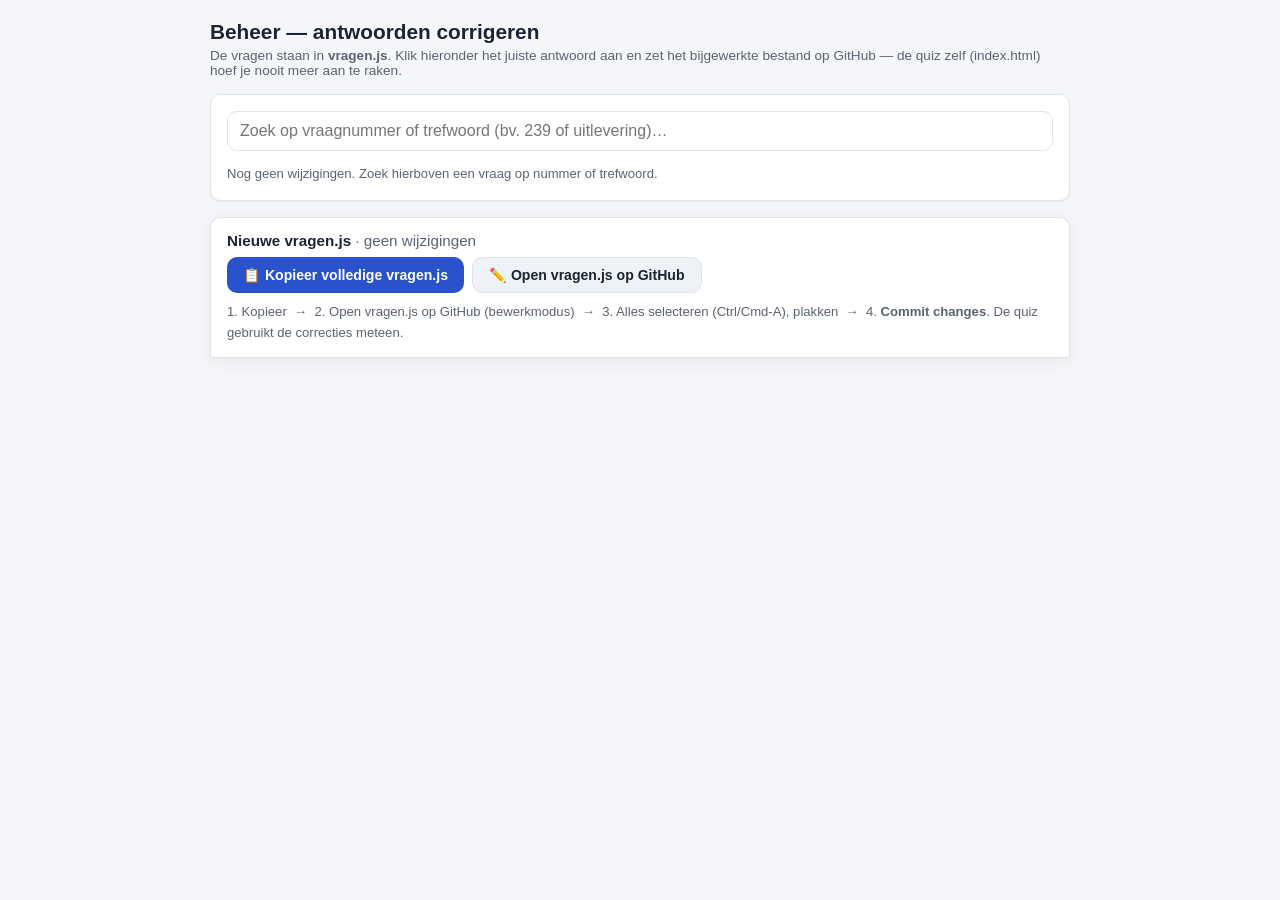
<file: beheer.html>
<!DOCTYPE html>
<html lang="nl">
<head>
<meta charset="UTF-8">
<meta name="viewport" content="width=device-width, initial-scale=1.0">
<title>Beheer — Strafvordering Quiz</title>
<style>
* { box-sizing: border-box; margin: 0; padding: 0; }
:root{
  --accent: #2952cc; --accent-dark: #1d3a99;
  --accent-soft: rgba(41,82,204,.08); --accent-soft-2: rgba(41,82,204,.16);
  --bg: #f4f6f9; --surface: #fff; --surface2: #eef1f6;
  --border: #dfe3ea; --text: #1c2433; --text-muted: #5b6472;
  --correct: #16803d; --correct-soft: rgba(22,128,61,.09);
  --wrong: #c0272d; --radius: 10px;
  --shadow-sm: 0 1px 2px rgba(16,24,40,.05); --shadow-md: 0 4px 16px rgba(16,24,40,.06);
}
body{ font-family:'Inter',-apple-system,BlinkMacSystemFont,'Segoe UI',sans-serif; background:var(--bg); color:var(--text); }
.wrap{ max-width:900px; margin:0 auto; padding:20px; }
h1{ font-size:1.3rem; margin-bottom:4px; }
.sub{ color:var(--text-muted); font-size:.85rem; margin-bottom:16px; }
.panel{ background:var(--surface); border:1px solid var(--border); border-radius:var(--radius); box-shadow:var(--shadow-sm); padding:16px; margin-bottom:16px; }
.searchbar{ display:flex; gap:8px; margin-bottom:12px; }
.searchbar input{ flex:1; padding:10px 12px; border:1px solid var(--border); border-radius:var(--radius); font:inherit; }
.qcard{ border:1px solid var(--border); border-radius:var(--radius); padding:14px; margin-bottom:12px; background:var(--surface); }
.qcard.gewijzigd{ border-color:var(--accent); background:var(--accent-soft); }
.qnum{ font-weight:700; color:var(--accent); font-size:.85rem; margin-bottom:6px; }
.qtext{ font-size:.95rem; margin-bottom:10px; }
.optrow{ display:flex; align-items:flex-start; gap:8px; padding:7px 10px; border-radius:8px; cursor:pointer; font-size:.9rem; }
.optrow:hover{ background:var(--surface2); }
.optrow.huidig{ font-weight:600; }
.optrow input{ margin-top:2px; }
.tag{ font-size:.7rem; padding:1px 7px; border-radius:99px; background:var(--correct-soft); color:var(--correct); border:1px solid var(--correct); margin-left:6px; white-space:nowrap; }
.tag.nieuw{ background:var(--accent-soft-2); color:var(--accent-dark); border-color:var(--accent); }
.uitleg-btn{ background:none; border:none; color:var(--accent); font-size:.8rem; cursor:pointer; margin-top:6px; padding:0; }
.uitleg-veld{ width:100%; margin-top:8px; padding:8px 10px; border:1px solid var(--border); border-radius:8px; font:inherit; font-size:.85rem; min-height:60px; display:none; }
.sticky-out{ position:sticky; bottom:0; background:var(--surface); border:1px solid var(--border); border-radius:var(--radius) var(--radius) 0 0; box-shadow:var(--shadow-md); padding:14px 16px; }
.sticky-out h2{ font-size:.95rem; margin-bottom:8px; }
.sticky-out .cnt{ color:var(--text-muted); font-weight:400; }
.btnrow{ display:flex; gap:8px; flex-wrap:wrap; }
.btn{ padding:9px 16px; border-radius:var(--radius); border:none; font:inherit; font-size:.88rem; font-weight:600; cursor:pointer; text-decoration:none; display:inline-block; }
.btn-primary{ background:var(--accent); color:#fff; }
.btn-primary:hover{ background:var(--accent-dark); }
.btn-ghost{ background:var(--surface2); color:var(--text); border:1px solid var(--border); }
.msg{ padding:12px; border-radius:var(--radius); background:var(--accent-soft); border:1px solid var(--accent); font-size:.88rem; margin-bottom:14px; }
.err{ background:rgba(192,39,45,.08); border-color:var(--wrong); color:var(--wrong); }
a{ color:var(--accent); }
.stappen{ font-size:.82rem; color:var(--text-muted); line-height:1.6; }
</style>
</head>
<body>
<div class="wrap">
  <h1>Beheer — antwoorden corrigeren</h1>
  <div class="sub">De vragen staan in <b>vragen.js</b>. Klik hieronder het juiste antwoord aan en zet het bijgewerkte bestand op GitHub — de quiz zelf (index.html) hoef je nooit meer aan te raken.</div>

  <div id="status" class="msg">Vragen laden…</div>

  <div class="panel" id="zoekpaneel" style="display:none">
    <div class="searchbar">
      <input type="text" id="zoek" placeholder="Zoek op vraagnummer of trefwoord (bv. 239 of uitlevering)…" oninput="renderLijst()">
    </div>
    <div id="lijst"></div>
  </div>

  <div class="sticky-out" id="uitvoer" style="display:none">
    <h2>Nieuwe vragen.js <span class="cnt" id="telling"></span></h2>
    <div class="btnrow">
      <button class="btn btn-primary" onclick="kopieer(this)">📋 Kopieer volledige vragen.js</button>
      <a class="btn btn-ghost" id="ghlink" href="#" target="_blank">✏️ Open vragen.js op GitHub</a>
    </div>
    <div class="stappen" style="margin-top:8px">
      1. Kopieer &nbsp;→&nbsp; 2. Open vragen.js op GitHub (bewerkmodus) &nbsp;→&nbsp; 3. Alles selecteren (Ctrl/Cmd-A), plakken &nbsp;→&nbsp; 4. <b>Commit changes</b>. De quiz gebruikt de correcties meteen.
    </div>
  </div>
</div>

<script>
const REPO = "stijnsamyn/SV-QUIZ";
let VRAGEN = [];        // geladen uit vragen.js (huidige staat op de site)
let ORIGINEEL = {};     // n -> {c, uitleg} zoals geladen, om wijzigingen te tellen

async function init(){
  const st = document.getElementById('status');
  try{
    const res = await fetch('vragen.js?v=' + Date.now(), { cache:'no-store' });
    if (!res.ok) throw new Error('vragen.js niet gevonden (status ' + res.status + ')');
    const txt = await res.text();
    const m = txt.match(/const ALL_QUESTIONS = (\[[\s\S]*\]);/);
    if (!m) throw new Error('ALL_QUESTIONS niet gevonden in vragen.js');
    VRAGEN = JSON.parse(m[1]);
    VRAGEN.forEach(function(q){ ORIGINEEL[q.n] = { c: q.c, uitleg: q.uitleg || '' }; });
  } catch(e){
    st.className = 'msg err';
    st.innerHTML = 'Kon vragen.js niet laden. Open deze pagina via de website (GitHub Pages), niet als lokaal bestand.<br><small>' + e.message + '</small>';
    return;
  }
  st.style.display = 'none';
  document.getElementById('zoekpaneel').style.display = 'block';
  document.getElementById('uitvoer').style.display = 'block';
  document.getElementById('ghlink').href = 'https://github.com/' + REPO + '/edit/main/vragen.js';
  renderLijst();
  renderTelling();
}

function isGewijzigd(q){
  const o = ORIGINEEL[q.n];
  return q.c !== o.c || (q.uitleg || '') !== o.uitleg;
}

function renderLijst(){
  const term = document.getElementById('zoek').value.trim().toLowerCase();
  let items;
  if (term){
    items = VRAGEN.filter(function(q){
      return String(q.n) === term || q.q.toLowerCase().includes(term) || q.opts.some(function(o){ return o.toLowerCase().includes(term); });
    });
  } else {
    items = VRAGEN.filter(isGewijzigd); // zonder zoekterm: enkel onbewaarde wijzigingen
  }
  const lijst = document.getElementById('lijst');
  if (!items.length){
    lijst.innerHTML = '<div class="stappen">' + (term ? 'Geen vragen gevonden.' : 'Nog geen wijzigingen. Zoek hierboven een vraag op nummer of trefwoord.') + '</div>';
    return;
  }
  lijst.innerHTML = items.slice(0, 30).map(kaart).join('') + (items.length > 30 ? '<div class="stappen">… ' + (items.length - 30) + ' meer — verfijn je zoekopdracht.</div>' : '');
}

function kaart(q){
  const gewijzigd = isGewijzigd(q);
  let h = '<div class="qcard' + (gewijzigd ? ' gewijzigd' : '') + '">';
  h += '<div class="qnum">Vraag ' + q.n + (gewijzigd ? ' <span class="tag nieuw">gewijzigd — nog niet op GitHub</span>' : '') + '</div>';
  h += '<div class="qtext">' + esc(q.q) + '</div>';
  q.opts.forEach(function(opt, i){
    h += '<label class="optrow' + (i === q.c ? ' huidig' : '') + '">';
    h += '<input type="radio" name="v' + q.n + '" ' + (i === q.c ? 'checked' : '') + ' onchange="kies(' + q.n + ',' + i + ')">';
    h += '<span>' + (i + 1) + '. ' + esc(opt);
    if (i === ORIGINEEL[q.n].c) h += '<span class="tag">huidig op site</span>';
    h += '</span></label>';
  });
  h += '<button class="uitleg-btn" onclick="toonUitleg(this)">± uitleg aanpassen (optioneel)</button>';
  h += '<textarea class="uitleg-veld" placeholder="Nieuwe uitleg voor deze vraag…" oninput="uitlegInput(' + q.n + ', this.value)"' + (q.uitleg ? ' style="display:block"' : '') + '>' + esc(q.uitleg || '') + '</textarea>';
  h += '</div>';
  return h;
}

function kies(n, i){
  const q = VRAGEN.find(function(x){ return x.n === n; });
  q.c = i;
  renderLijst(); renderTelling();
}
function toonUitleg(btn){
  const t = btn.parentNode.querySelector('.uitleg-veld');
  t.style.display = (t.style.display === 'block') ? 'none' : 'block';
  if (t.style.display === 'block') t.focus();
}
function uitlegInput(n, val){
  const q = VRAGEN.find(function(x){ return x.n === n; });
  val = val.trim();
  if (val) q.uitleg = val; else delete q.uitleg;
  renderTelling();
}

function maakVragenJs(){
  const kop = [
    '// Vragen van de Strafvordering Quiz — één vraag per lijn.',
    '// Antwoord corrigeren: pas "c" aan (0 = eerste optie, 1 = tweede, ...) of gebruik beheer.html.',
    '// Optioneel veld "uitleg" bij een vraag overschrijft de uitleg uit uitleg.js.',
    'const ALL_QUESTIONS = ['
  ];
  const regels = VRAGEN.map(function(q, i){
    return JSON.stringify(q) + (i < VRAGEN.length - 1 ? ',' : '');
  });
  return kop.concat(regels, ['];']).join('\n') + '\n';
}

function renderTelling(){
  const cnt = VRAGEN.filter(isGewijzigd).length;
  document.getElementById('telling').textContent = cnt ? '· ' + cnt + ' wijziging' + (cnt === 1 ? '' : 'en') : '· geen wijzigingen';
}

function kopieer(b){
  navigator.clipboard.writeText(maakVragenJs()).then(function(){
    const t = b.textContent;
    b.textContent = '✅ Gekopieerd'; setTimeout(function(){ b.textContent = t; }, 1500);
  });
}
function esc(s){ return String(s).replace(/&/g,'&amp;').replace(/</g,'&lt;').replace(/>/g,'&gt;'); }
init();
</script>
</body>
</html>
</file>
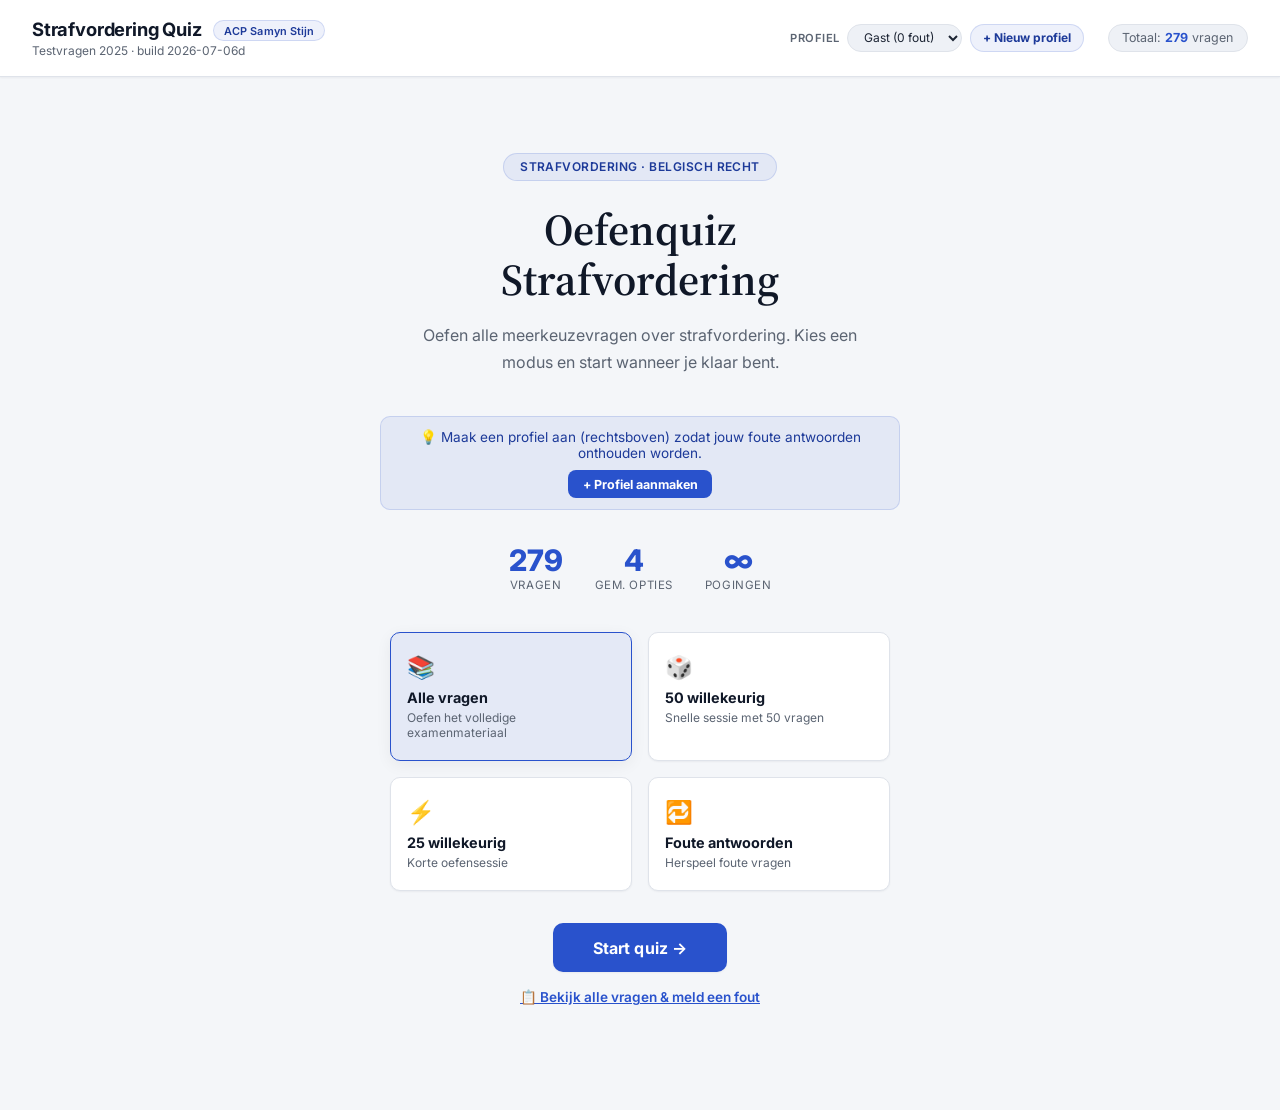
<file: index_old.html>
<!DOCTYPE html>
<html lang="nl">
<head>
<meta charset="UTF-8">
<meta name="viewport" content="width=device-width, initial-scale=1.0">
<title>Strafvordering Quiz 2025</title>
<link rel="preconnect" href="https://fonts.googleapis.com">
<link rel="preconnect" href="https://fonts.gstatic.com" crossorigin>
<link href="https://fonts.googleapis.com/css2?family=Inter:wght@400;500;600;700;800&family=Source+Serif+4:opsz,wght@8..60,600&display=swap" rel="stylesheet">
<style>
  :root {
    --bg: #f4f6f9;
    --surface: #ffffff;
    --surface2: #eef1f6;
    --ink: #101828;
    --accent: #2952cc;
    --accent-dark: #1d3a99;
    --accent-soft: rgba(41, 82, 204, 0.08);
    --accent-soft-2: rgba(41, 82, 204, 0.16);
    --correct: #16803d;
    --correct-soft: rgba(22, 128, 61, 0.09);
    --correct-soft-2: rgba(22, 128, 61, 0.18);
    --wrong: #c0272d;
    --wrong-soft: rgba(192, 39, 45, 0.08);
    --wrong-soft-2: rgba(192, 39, 45, 0.18);
    --text: #1c2433;
    --text-muted: #5b6472;
    --border: #dfe3ea;
    --radius: 10px;
    --shadow-sm: 0 1px 2px rgba(16, 24, 40, 0.05);
    --shadow-md: 0 4px 16px rgba(16, 24, 40, 0.06);
  }
  * { box-sizing: border-box; margin: 0; padding: 0; }
  body {
    font-family: 'Inter', -apple-system, BlinkMacSystemFont, 'Segoe UI', sans-serif;
    background: var(--bg);
    color: var(--text);
    min-height: 100vh;
    padding: 0;
    -webkit-font-smoothing: antialiased;
  }

  /* HEADER */
  .app-header {
    background: var(--surface);
    border-bottom: 1px solid var(--border);
    padding: 1.1rem 2rem;
    display: flex;
    align-items: center;
    justify-content: space-between;
    position: sticky;
    top: 0;
    z-index: 100;
    box-shadow: var(--shadow-sm);
  }
  .app-header h1 {
    font-family: 'Inter', sans-serif;
    font-weight: 700;
    font-size: 1.15rem;
    color: var(--ink);
    letter-spacing: -0.01em;
  }
  .app-header .subtitle {
    font-size: 0.75rem;
    color: var(--text-muted);
    margin-top: 2px;
  }
  .author-tag {
    display: inline-block;
    font-size: 0.68rem;
    font-weight: 600;
    color: var(--accent-dark);
    background: var(--accent-soft);
    border: 1px solid var(--accent-soft-2);
    border-radius: 999px;
    padding: 0.15rem 0.6rem;
    margin-left: 0.5rem;
    vertical-align: middle;
    letter-spacing: 0.01em;
  }
  .header-stats {
    display: flex;
    gap: 1.5rem;
    align-items: center;
  }
  .stat-pill {
    background: var(--surface2);
    border: 1px solid var(--border);
    border-radius: 999px;
    padding: 0.35rem 0.85rem;
    font-size: 0.78rem;
    color: var(--text-muted);
  }
  .stat-pill span {
    color: var(--accent);
    font-weight: 700;
  }

  /* MAIN */
  .main {
    max-width: 760px;
    margin: 0 auto;
    padding: 2.25rem 1.5rem 4rem;
  }

  /* HOME SCREEN */
  #home-screen {
    text-align: center;
    padding: 2.5rem 1rem;
  }
  .home-badge {
    display: inline-block;
    background: var(--accent-soft);
    border: 1px solid var(--accent-soft-2);
    color: var(--accent-dark);
    border-radius: 999px;
    padding: 0.35rem 1rem;
    font-size: 0.75rem;
    font-weight: 600;
    letter-spacing: 0.04em;
    text-transform: uppercase;
    margin-bottom: 1.5rem;
  }
  .home-title {
    font-family: 'Source Serif 4', Georgia, serif;
    font-weight: 600;
    font-size: 2.75rem;
    line-height: 1.15;
    margin-bottom: 1rem;
    color: var(--ink);
  }
  .home-desc {
    color: var(--text-muted);
    font-size: 1rem;
    line-height: 1.7;
    max-width: 480px;
    margin: 0 auto 2.5rem;
  }
  .home-meta {
    display: flex;
    justify-content: center;
    gap: 2rem;
    margin-bottom: 2.5rem;
  }
  .meta-item {
    text-align: center;
  }
  .meta-num {
    font-family: 'Inter', sans-serif;
    font-weight: 800;
    font-size: 1.85rem;
    color: var(--accent);
  }
  .meta-label {
    font-size: 0.72rem;
    color: var(--text-muted);
    text-transform: uppercase;
    letter-spacing: 0.05em;
  }
  .mode-cards {
    display: grid;
    grid-template-columns: 1fr 1fr;
    gap: 1rem;
    max-width: 500px;
    margin: 0 auto 2rem;
  }
  .mode-card {
    background: var(--surface);
    border: 1px solid var(--border);
    border-radius: var(--radius);
    padding: 1.25rem 1rem;
    cursor: pointer;
    transition: all 0.15s ease;
    text-align: left;
    box-shadow: var(--shadow-sm);
  }
  .mode-card:hover {
    border-color: var(--accent);
    transform: translateY(-2px);
    box-shadow: var(--shadow-md);
  }
  .mode-card.selected {
    border-color: var(--accent);
    background: var(--accent-soft);
    box-shadow: var(--shadow-md);
  }
  .mode-icon { font-size: 1.4rem; margin-bottom: 0.5rem; }
  .mode-title { font-weight: 700; font-size: 0.9rem; margin-bottom: 0.25rem; color: var(--ink); }
  .mode-desc { font-size: 0.75rem; color: var(--text-muted); }
  .start-btn {
    background: var(--accent);
    color: #ffffff;
    border: none;
    border-radius: var(--radius);
    padding: 0.9rem 2.5rem;
    font-family: 'Inter', sans-serif;
    font-size: 1rem;
    font-weight: 700;
    cursor: pointer;
    transition: all 0.15s ease;
    letter-spacing: 0.01em;
    box-shadow: var(--shadow-sm);
  }
  .start-btn:hover { background: var(--accent-dark); transform: translateY(-1px); box-shadow: var(--shadow-md); }

  /* QUIZ SCREEN */
  #quiz-screen { display: none; }
  .progress-wrap {
    margin-bottom: 1.75rem;
  }
  .progress-top {
    display: flex;
    justify-content: space-between;
    align-items: center;
    margin-bottom: 0.5rem;
  }
  .progress-label { font-size: 0.8rem; color: var(--text-muted); font-weight: 500; }
  .score-live {
    font-size: 0.8rem;
    color: var(--text-muted);
  }
  .score-live .correct-count { color: var(--correct); font-weight: 700; }
  .score-live .wrong-count { color: var(--wrong); font-weight: 700; }
  .progress-bar-bg {
    height: 5px;
    background: var(--surface2);
    border-radius: 999px;
    overflow: hidden;
  }
  .progress-bar-fill {
    height: 100%;
    background: var(--accent);
    border-radius: 999px;
    transition: width 0.4s cubic-bezier(0.4,0,0.2,1);
  }

  .question-card {
    background: var(--surface);
    border: 1px solid var(--border);
    border-radius: 14px;
    padding: 2rem;
    margin-bottom: 1.25rem;
    position: relative;
    overflow: hidden;
    box-shadow: var(--shadow-sm);
  }
  .question-card::before {
    content: '';
    position: absolute;
    top: 0; left: 0; right: 0;
    height: 3px;
    background: var(--accent);
  }
  .question-num {
    font-size: 0.72rem;
    color: var(--accent);
    font-weight: 700;
    text-transform: uppercase;
    letter-spacing: 0.07em;
    margin-bottom: 0.75rem;
  }
  .question-text {
    font-size: 1.02rem;
    line-height: 1.7;
    color: var(--ink);
    font-weight: 400;
  }

  .options-list {
    display: flex;
    flex-direction: column;
    gap: 0.6rem;
    margin-bottom: 1.25rem;
  }
  .opt-btn {
    background: var(--surface);
    border: 1px solid var(--border);
    border-radius: var(--radius);
    padding: 0.9rem 1.1rem;
    color: var(--text);
    font-family: 'Inter', sans-serif;
    font-size: 0.9rem;
    line-height: 1.5;
    cursor: pointer;
    text-align: left;
    transition: all 0.15s ease;
    display: flex;
    align-items: flex-start;
    gap: 0.75rem;
    width: 100%;
    box-shadow: var(--shadow-sm);
  }
  .opt-btn:hover:not(:disabled) {
    background: var(--accent-soft);
    border-color: var(--accent);
    transform: translateX(2px);
  }
  .opt-letter {
    flex-shrink: 0;
    width: 24px;
    height: 24px;
    border-radius: 6px;
    background: var(--surface2);
    border: 1px solid var(--border);
    display: flex;
    align-items: center;
    justify-content: center;
    font-size: 0.7rem;
    font-weight: 700;
    color: var(--text-muted);
    transition: all 0.15s ease;
  }
  .opt-text { flex: 1; }
  .opt-btn:hover:not(:disabled) .opt-letter {
    background: var(--accent);
    border-color: var(--accent);
    color: #fff;
  }

  .opt-btn.correct {
    background: var(--correct-soft);
    border-color: var(--correct);
  }
  .opt-btn.correct .opt-letter {
    background: var(--correct);
    border-color: var(--correct);
    color: #fff;
  }
  .opt-btn.wrong {
    background: var(--wrong-soft);
    border-color: var(--wrong);
  }
  .opt-btn.wrong .opt-letter {
    background: var(--wrong);
    border-color: var(--wrong);
    color: #fff;
  }
  .opt-btn.missed-correct {
    border-color: var(--correct);
    border-style: dashed;
  }
  .opt-btn.missed-correct .opt-letter {
    border-color: var(--correct);
    color: var(--correct);
  }
  .opt-btn:disabled { cursor: default; }

  .feedback-box {
    display: none;
    border-radius: var(--radius);
    padding: 0.85rem 1.1rem;
    font-size: 0.88rem;
    line-height: 1.5;
    margin-bottom: 1rem;
    animation: fadeIn 0.2s ease;
  }
  .feedback-box.correct-fb {
    background: var(--correct-soft);
    border: 1px solid var(--correct-soft-2);
    color: #0f5c2b;
  }
  .feedback-box.wrong-fb {
    background: var(--wrong-soft);
    border: 1px solid var(--wrong-soft-2);
    color: #8f1e23;
  }
  @keyframes fadeIn { from { opacity: 0; transform: translateY(-4px); } to { opacity: 1; transform: translateY(0); } }

  .next-btn {
    background: var(--accent);
    color: #ffffff;
    border: none;
    border-radius: var(--radius);
    padding: 0.8rem 1.75rem;
    font-family: 'Inter', sans-serif;
    font-size: 0.9rem;
    font-weight: 700;
    cursor: pointer;
    transition: all 0.15s ease;
    display: none;
    align-items: center;
    gap: 0.5rem;
    box-shadow: var(--shadow-sm);
  }
  .next-btn:hover { background: var(--accent-dark); }
  .next-btn.visible { display: inline-flex; }

  /* RESULT SCREEN */
  #result-screen { display: none; }
  .result-hero {
    text-align: center;
    padding: 2.5rem 1rem 2rem;
    background: var(--surface);
    border: 1px solid var(--border);
    border-radius: 14px;
    margin-bottom: 1.5rem;
    position: relative;
    overflow: hidden;
    box-shadow: var(--shadow-sm);
  }
  .result-hero::before {
    content: '';
    position: absolute;
    top: 0; left: 0; right: 0;
    height: 3px;
    background: var(--accent);
  }
  .result-grade {
    font-family: 'Source Serif 4', Georgia, serif;
    font-weight: 600;
    font-size: 4.4rem;
    line-height: 1;
    margin-bottom: 0.5rem;
    color: var(--accent);
  }
  .result-label {
    font-size: 1.1rem;
    color: var(--text-muted);
    margin-bottom: 1.5rem;
  }
  .result-stats {
    display: flex;
    justify-content: center;
    gap: 2rem;
  }
  .rs-item { text-align: center; }
  .rs-num { font-size: 1.5rem; font-weight: 700; }
  .rs-label { font-size: 0.72rem; color: var(--text-muted); text-transform: uppercase; letter-spacing: 0.05em; }
  .rs-correct .rs-num { color: var(--correct); }
  .rs-wrong .rs-num { color: var(--wrong); }

  .result-actions {
    display: flex;
    gap: 0.75rem;
    margin-bottom: 2rem;
    flex-wrap: wrap;
  }
  .btn-primary {
    background: var(--accent);
    color: #ffffff;
    border: none;
    border-radius: var(--radius);
    padding: 0.75rem 1.5rem;
    font-family: 'Inter', sans-serif;
    font-size: 0.9rem;
    font-weight: 700;
    cursor: pointer;
    transition: all 0.15s ease;
    box-shadow: var(--shadow-sm);
  }
  .btn-primary:hover { background: var(--accent-dark); }
  .btn-secondary {
    background: var(--surface);
    color: var(--text);
    border: 1px solid var(--border);
    border-radius: var(--radius);
    padding: 0.75rem 1.5rem;
    font-family: 'Inter', sans-serif;
    font-size: 0.9rem;
    font-weight: 600;
    cursor: pointer;
    transition: all 0.15s ease;
  }
  .btn-secondary:hover { border-color: var(--accent); background: var(--accent-soft); }

  .review-section h3 {
    font-family: 'Inter', sans-serif;
    font-weight: 700;
    font-size: 1.1rem;
    margin-bottom: 1rem;
    color: var(--ink);
  }
  .review-item {
    background: var(--surface);
    border: 1px solid var(--border);
    border-radius: var(--radius);
    padding: 1rem 1.1rem;
    margin-bottom: 0.6rem;
    display: flex;
    gap: 0.75rem;
    align-items: flex-start;
    box-shadow: var(--shadow-sm);
  }
  .review-icon {
    flex-shrink: 0;
    width: 22px;
    height: 22px;
    border-radius: 50%;
    display: flex;
    align-items: center;
    justify-content: center;
    font-size: 0.7rem;
    font-weight: 700;
    margin-top: 2px;
  }
  .ri-correct { background: var(--correct-soft-2); color: var(--correct); }
  .ri-wrong { background: var(--wrong-soft-2); color: var(--wrong); }
  .review-content { flex: 1; }
  .review-q { font-size: 0.82rem; color: var(--text-muted); margin-bottom: 0.35rem; line-height: 1.5; }
  .review-answer { font-size: 0.82rem; font-weight: 600; }
  .ra-correct { color: var(--correct); }
  .ra-wrong { color: var(--wrong); }
  .ra-correct-ans { color: var(--correct); font-size: 0.78rem; margin-top: 0.2rem; }
  .review-num { font-size: 0.68rem; color: var(--accent); font-weight: 700; margin-bottom: 0.2rem; }

  /* FILTER TABS */
  .filter-tabs {
    display: flex;
    gap: 0.5rem;
    margin-bottom: 1rem;
    flex-wrap: wrap;
  }
  .filter-tab {
    background: var(--surface);
    border: 1px solid var(--border);
    border-radius: 999px;
    padding: 0.35rem 0.85rem;
    font-size: 0.78rem;
    color: var(--text-muted);
    cursor: pointer;
    transition: all 0.15s ease;
  }
  .filter-tab:hover { border-color: var(--accent); color: var(--ink); }
  .filter-tab.active { background: var(--accent); border-color: var(--accent); color: #fff; }

  /* SCROLLBAR */
  ::-webkit-scrollbar { width: 6px; }
  ::-webkit-scrollbar-track { background: var(--bg); }
  ::-webkit-scrollbar-thumb { background: #c7ccd6; border-radius: 3px; }

  .feedback-box .fb-head { font-weight:700; margin-bottom:0.75rem; }
  .explain-box { margin-top:0.5rem; padding-top:0.9rem; border-top:1px dashed var(--border);
    font-size:0.9rem; line-height:1.65; color:var(--text); text-align:left; }
  .explain-label { display:block; font-size:0.68rem; text-transform:uppercase; letter-spacing:0.08em;
    color:var(--accent); font-weight:700; margin-bottom:0.2rem; }
  .explain-wb { margin-bottom:0.8rem; }
  .explain-cite { margin:0 0 0.8rem 0; padding:0.6rem 0.9rem; background:var(--surface2);
    border-left:3px solid var(--accent); border-radius:6px; font-style:italic; color:var(--text-muted); font-size:0.85rem; }
  .explain-why { margin-bottom:0.6rem; }
  .explain-fulltext { margin-top:0.7rem; border:1px solid var(--border); border-radius:6px; background:var(--surface2); }
  .explain-fulltext summary { cursor:pointer; padding:0.55rem 0.9rem; font-size:0.8rem; font-weight:700; color:var(--accent); list-style:none; }
  .explain-fulltext summary::-webkit-details-marker { display:none; }
  .explain-fulltext summary::before { content:'\25B8  '; }
  .explain-fulltext[open] summary::before { content:'\25BE  '; }
  .explain-fulltext-body { padding:0 0.9rem 0.85rem; font-size:0.82rem; line-height:1.6; color:var(--text-muted); }
  .explain-flag { margin-top:0.7rem; padding:0.6rem 0.9rem; background:var(--wrong-soft);
    border:1px solid var(--wrong-soft-2); border-radius:6px; color:#8f1e23; font-size:0.83rem; }
  .explain-wrong { margin-top:0.7rem; }
  .explain-wrong ul { list-style:none; margin-top:0.4rem; display:flex; flex-direction:column; gap:0.5rem; }
  .explain-wrong li { background:var(--wrong-soft); border:1px solid var(--wrong-soft-2); border-radius:8px;
    padding:0.55rem 0.75rem; font-size:0.82rem; line-height:1.5; }
  .explain-wrong .ew-opt { display:block; color:var(--wrong); font-weight:700; margin-bottom:0.2rem; }
  .explain-wrong .ew-reason { display:block; color:var(--text-muted); }

  /* ===== FOUT MELDEN (Google Forms) ===== */
  .report-wrap { margin-top:0.9rem; }
  .report-btn { background:var(--surface); color:var(--text-muted); border:1px solid var(--border);
    border-radius:8px; padding:0.45rem 0.85rem; font-size:0.78rem; cursor:pointer; font-family:'Inter',sans-serif; transition:all .15s ease; }
  .report-btn:hover { color:var(--wrong); border-color:var(--wrong-soft-2); }
  .report-badge { display:inline-flex; align-items:center; margin-left:0.5rem; background:var(--accent-soft); color:var(--accent-dark); border:1px solid var(--accent-soft-2); border-radius:999px; padding:0.2rem 0.6rem; font-size:0.72rem; font-weight:700; }
  .report-form { margin-top:0.7rem; padding:0.85rem; background:var(--surface2); border:1px solid var(--border); border-radius:10px; }
  .report-form .rep-lbl { font-size:0.78rem; color:var(--accent-dark); font-weight:700; margin-bottom:0.4rem; }
  .report-form textarea, .report-form input { width:100%; background:var(--surface); color:var(--text);
    border:1px solid var(--border); border-radius:8px; padding:0.55rem 0.65rem; font-family:'Inter',sans-serif;
    font-size:0.83rem; margin-bottom:0.5rem; resize:vertical; }
  .report-form textarea { min-height:64px; }
  .report-form .rep-send { background:var(--accent); color:#ffffff; border:none; border-radius:8px;
    padding:0.5rem 1.1rem; font-weight:700; font-size:0.82rem; cursor:pointer; font-family:'Inter',sans-serif; }
  .report-form .rep-send:hover { background:var(--accent-dark); }
  .rep-thanks { color:var(--correct); font-size:0.85rem; font-weight:700; padding:0.3rem 0; }

  /* USER PROFIEL */
  .user-switch { display:flex; align-items:center; gap:0.5rem; }
  .user-switch-label { font-size:0.7rem; color:var(--text-muted); text-transform:uppercase; letter-spacing:0.04em; font-weight:600; }
  .user-switch select { background:var(--surface2); border:1px solid var(--border); border-radius:999px;
    padding:0.3rem 0.7rem; font-size:0.75rem; color:var(--text); font-family:'Inter',sans-serif; cursor:pointer; max-width:180px; }
  .user-switch button { background:var(--accent-soft); border:1px solid var(--accent-soft-2); border-radius:999px; padding:0.35rem 0.75rem;
    font-size:0.75rem; font-weight:700; color:var(--accent-dark); cursor:pointer; font-family:'Inter',sans-serif; white-space:nowrap; }
  .user-switch button:hover { background:var(--accent); border-color:var(--accent); color:#fff; }

  /* PROFIEL HINT (home screen) */
  .profile-hint { display:flex; align-items:center; justify-content:center; gap:0.6rem; flex-wrap:wrap;
    background:var(--accent-soft); border:1px solid var(--accent-soft-2); border-radius:var(--radius);
    padding:0.7rem 1rem; margin:0 auto 2rem; max-width:520px; font-size:0.85rem; color:var(--accent-dark); }
  .profile-hint button { background:var(--accent); color:#fff; border:none; border-radius:8px; padding:0.4rem 0.9rem;
    font-size:0.78rem; font-weight:700; cursor:pointer; font-family:'Inter',sans-serif; white-space:nowrap; }
  .profile-hint button:hover { background:var(--accent-dark); }

  /* OVERZICHT ALLE VRAGEN */
  .browse-link { margin-top: 0.9rem; }
  .browse-link button { background:none; border:none; color:var(--accent); font-size:0.85rem; font-weight:600;
    cursor:pointer; font-family:'Inter',sans-serif; text-decoration:underline; }
  #browse-screen, #browse-detail-screen { display:none; }
  .browse-toolbar { display:flex; gap:0.6rem; margin-bottom:1rem; align-items:center; flex-wrap:wrap; }
  .browse-search { flex:1; min-width:180px; background:var(--surface); border:1px solid var(--border); border-radius:var(--radius);
    padding:0.6rem 0.9rem; font-size:0.85rem; font-family:'Inter',sans-serif; color:var(--text); }
  .browse-back { background:var(--surface); border:1px solid var(--border); border-radius:var(--radius);
    padding:0.6rem 1rem; font-size:0.82rem; font-weight:600; color:var(--text); cursor:pointer; font-family:'Inter',sans-serif; }
  .browse-back:hover { border-color:var(--accent); }
  .browse-count { font-size:0.8rem; color:var(--text-muted); margin-bottom:1rem; }
  .browse-list-item { background:var(--surface); border:1px solid var(--border); border-radius:var(--radius);
    padding:0.85rem 1rem; margin-bottom:0.55rem; cursor:pointer; transition:all .15s ease; display:flex; gap:0.75rem; align-items:flex-start; box-shadow:var(--shadow-sm); }
  .browse-list-item:hover { border-color:var(--accent); background:var(--accent-soft); }
  .browse-list-num { flex-shrink:0; font-size:0.72rem; font-weight:700; color:var(--accent); background:var(--accent-soft);
    border-radius:6px; padding:0.2rem 0.5rem; }
  .browse-list-q { font-size:0.85rem; color:var(--text); line-height:1.5; flex:1; }
  .browse-list-badge { flex-shrink:0; font-size:0.68rem; font-weight:700; padding:0.15rem 0.5rem; border-radius:999px; height:fit-content; }
  .bl-wrong { background:var(--wrong-soft-2); color:var(--wrong); }

</style>
</head>
<body>

<header class="app-header">
  <div>
    <h1>Strafvordering Quiz <span class="author-tag">ACP Samyn Stijn</span></h1>
    <div class="subtitle">Testvragen 2025 · build 2026-07-06d</div>
  </div>
  <div class="header-stats">
    <div class="user-switch">
      <span class="user-switch-label">Profiel</span>
      <select id="user-select" onchange="switchUser(this.value)"></select>
      <button type="button" onclick="createNewUser()" title="Maak een nieuw profiel aan om je eigen foute antwoorden te laten onthouden">+ Nieuw profiel</button>
    </div>
    <div class="stat-pill">Totaal: <span id="total-count">0</span> vragen</div>
    <div class="stat-pill" id="session-stat" style="display:none">Score: <span id="session-score">—</span></div>
  </div>
</header>

<div class="main">

  <!-- HOME SCREEN -->
  <div id="home-screen">
    <div class="home-badge">Strafvordering · Belgisch Recht</div>
    <h2 class="home-title">Oefenquiz<br>Strafvordering</h2>
    <p class="home-desc">Oefen alle meerkeuze­vragen over strafvordering. Kies een modus en start wanneer je klaar bent.</p>
    <div class="profile-hint" id="profile-hint" style="display:none">
      💡 Maak een profiel aan (rechtsboven) zodat jouw foute antwoorden onthouden worden.
      <button type="button" onclick="createNewUser()">+ Profiel aanmaken</button>
    </div>
    <div class="home-meta">
      <div class="meta-item"><div class="meta-num" id="q-count-display">—</div><div class="meta-label">Vragen</div></div>
      <div class="meta-item"><div class="meta-num">4</div><div class="meta-label">Gem. opties</div></div>
      <div class="meta-item"><div class="meta-num">∞</div><div class="meta-label">Pogingen</div></div>
    </div>
    <div class="mode-cards">
      <div class="mode-card selected" data-mode="all" onclick="selectMode(this)">
        <div class="mode-icon">📚</div>
        <div class="mode-title">Alle vragen</div>
        <div class="mode-desc">Oefen het volledige examenmateriaal</div>
      </div>
      <div class="mode-card" data-mode="random50" onclick="selectMode(this)">
        <div class="mode-icon">🎲</div>
        <div class="mode-title">50 willekeurig</div>
        <div class="mode-desc">Snelle sessie met 50 vragen</div>
      </div>
      <div class="mode-card" data-mode="random25" onclick="selectMode(this)">
        <div class="mode-icon">⚡</div>
        <div class="mode-title">25 willekeurig</div>
        <div class="mode-desc">Korte oefensessie</div>
      </div>
      <div class="mode-card" data-mode="mistakes" onclick="selectMode(this)">
        <div class="mode-icon">🔁</div>
        <div class="mode-title">Foute antwoorden</div>
        <div class="mode-desc">Herspeel foute vragen</div>
      </div>
    </div>
    <button class="start-btn" onclick="startQuiz()">Start quiz →</button>
    <div class="browse-link"><button type="button" onclick="openBrowse()">📋 Bekijk alle vragen &amp; meld een fout</button></div>
      </div>

  <!-- OVERZICHT ALLE VRAGEN -->
  <div id="browse-screen">
    <div class="browse-toolbar">
      <button class="browse-back" onclick="goHome()">← Terug naar menu</button>
      <input class="browse-search" id="browse-search-input" type="text" placeholder="Zoek op trefwoord of vraagnummer..." oninput="renderBrowseList(this.value)">
    </div>
    <div class="browse-count" id="browse-count">0 vragen</div>
    <div id="browse-list"></div>
  </div>

  <!-- DETAIL: EEN VRAAG UIT HET OVERZICHT -->
  <div id="browse-detail-screen">
    <div class="browse-toolbar">
      <button class="browse-back" onclick="closeBrowseDetail()">← Terug naar overzicht</button>
    </div>
    <div class="question-card">
      <div class="question-num" id="bd-q-num">Vraag</div>
      <div class="question-text" id="bd-q-text"></div>
    </div>
    <div class="options-list" id="bd-options-list"></div>
    <div class="feedback-box" id="bd-feedback-box"></div>
    <div class="result-actions">
      <button class="btn-secondary" onclick="closeBrowseDetail()">← Overzicht</button>
      <button class="btn-primary" id="bd-next-btn" style="display:none" onclick="nextBrowseQuestion()">Volgende vraag →</button>
    </div>
  </div>

  <!-- QUIZ SCREEN -->
  <div id="quiz-screen">
    <div class="progress-wrap">
      <div class="progress-top">
        <span class="progress-label" id="progress-label">Vraag 1 van 0</span>
        <span class="score-live"><span class="correct-count" id="live-correct">0</span> goed · <span class="wrong-count" id="live-wrong">0</span> fout</span>
      </div>
      <div class="progress-bar-bg"><div class="progress-bar-fill" id="progress-fill" style="width:0%"></div></div>
    </div>

    <div class="question-card">
      <div class="question-num" id="q-num">Vraag 1</div>
      <div class="question-text" id="q-text"></div>
    </div>

    <div class="options-list" id="options-list"></div>
    <div class="feedback-box" id="feedback-box"></div>
    <button class="next-btn" id="next-btn" onclick="nextQuestion()">Volgende <span>→</span></button>
  </div>

  <!-- RESULT SCREEN -->
  <div id="result-screen">
    <div class="result-hero">
      <div class="result-grade" id="result-grade">—</div>
      <div class="result-label" id="result-msg">—</div>
      <div class="result-stats">
        <div class="rs-item rs-correct"><div class="rs-num" id="res-correct">0</div><div class="rs-label">Correct</div></div>
        <div class="rs-item rs-wrong"><div class="rs-num" id="res-wrong">0</div><div class="rs-label">Fout</div></div>
        <div class="rs-item"><div class="rs-num" id="res-total">0</div><div class="rs-label">Totaal</div></div>
      </div>
    </div>

    <div class="result-actions">
      <button class="btn-primary" onclick="restartAll()">Opnieuw (alle vragen)</button>
      <button class="btn-secondary" onclick="restartSame()">Zelfde selectie opnieuw</button>
      <button class="btn-secondary" onclick="goHome()">Terug naar menu</button>
    </div>

    <div class="review-section">
      <h3>Overzicht antwoorden</h3>
      <div class="filter-tabs">
        <div class="filter-tab active" onclick="filterReview('all',this)">Alle</div>
        <div class="filter-tab" onclick="filterReview('wrong',this)">Alleen foute</div>
        <div class="filter-tab" onclick="filterReview('correct',this)">Alleen goede</div>
      </div>
      <div id="review-list"></div>
    </div>
  </div>

</div>



<script>
// Vragen & uitleg staan in aparte bestanden (vragen.js / uitleg.js).
// De ?v= cache-buster zorgt dat correcties op GitHub meteen zichtbaar zijn.
document.write('<scr'+'ipt src="vragen.js?v=' + Date.now() + '"></scr'+'ipt>');
document.write('<scr'+'ipt src="uitleg.js?v=' + Date.now() + '"></scr'+'ipt>');
</script>
<script>
// ===================== QUESTION DATA =====================
// Een "uitleg"-veld bij een vraag in vragen.js overschrijft de uitleg uit uitleg.js.
ALL_QUESTIONS.forEach(function(q){
  if (q.uitleg){
    if (!EXPLANATIONS[q.n]) EXPLANATIONS[q.n] = { wb: null, citaat: null, uitleg: null, wettekst: null };
    EXPLANATIONS[q.n].uitleg = q.uitleg;
    EXPLANATIONS[q.n].wrongWhy = null;
  }
});
// ===================== STATE =====================
let mode = 'all';
let questions = [];
let current = 0;
let correct = 0;
let wrong = 0;
let wrongList = [];
let userAnswers = [];

// ===================== USER PROFIELEN (per-gebruiker foutenlijst) =====================
const USERS_KEY = 'svquiz_users_v2';
const LAST_USER_KEY = 'svquiz_last_user_v1';
let currentUser = 'Gast';
let allUsers = {};

function loadAllUsers(){
  try { allUsers = JSON.parse(localStorage.getItem(USERS_KEY) || '{}'); } catch(e){ allUsers = {}; }
}
function saveAllUsers(){
  try { localStorage.setItem(USERS_KEY, JSON.stringify(allUsers)); } catch(e){}
}
function ensureUser(name){
  if (!allUsers[name]) allUsers[name] = { wrongNums: [] };
  return allUsers[name];
}
function getWrongNums(){
  return ensureUser(currentUser).wrongNums;
}
function persistWrongNums(nums){
  ensureUser(currentUser).wrongNums = nums;
  saveAllUsers();
}
function rebuildWrongListFromStorage(){
  const nums = getWrongNums();
  wrongList = ALL_QUESTIONS.filter(q => nums.includes(q.n));
}
function refreshUserSelect(){
  const sel = document.getElementById('user-select');
  if (!sel) return;
  sel.innerHTML = '';
  Object.keys(allUsers).forEach(name => {
    const opt = document.createElement('option');
    opt.value = name; opt.textContent = name + ' (' + (allUsers[name].wrongNums.length) + ' fout)';
    if (name === currentUser) opt.selected = true;
    sel.appendChild(opt);
  });
  updateProfileHint();
}
function updateProfileHint(){
  const hint = document.getElementById('profile-hint');
  if (!hint) return;
  const onlyDefaultProfile = Object.keys(allUsers).length <= 1 && currentUser === 'Gast';
  hint.style.display = onlyDefaultProfile ? 'flex' : 'none';
}
function switchUser(name){
  currentUser = name;
  try { localStorage.setItem(LAST_USER_KEY, name); } catch(e){}
  rebuildWrongListFromStorage();
  refreshUserSelect();
}
function createNewUser(){
  const name = window.prompt('Naam voor nieuw profiel:');
  if (!name) return;
  const trimmed = name.trim();
  if (!trimmed) return;
  ensureUser(trimmed);
  saveAllUsers();
  currentUser = trimmed;
  try { localStorage.setItem(LAST_USER_KEY, trimmed); } catch(e){}
  rebuildWrongListFromStorage();
  refreshUserSelect();
}
loadAllUsers();
try { currentUser = localStorage.getItem(LAST_USER_KEY) || 'Gast'; } catch(e){ currentUser = 'Gast'; }
ensureUser(currentUser);
saveAllUsers();

// Update total count display
document.getElementById('total-count').textContent = ALL_QUESTIONS.length;
document.getElementById('q-count-display').textContent = ALL_QUESTIONS.length;
rebuildWrongListFromStorage();
refreshUserSelect();

function shuffle(arr) {
  const a = [...arr];
  for (let i = a.length - 1; i > 0; i--) {
    const j = Math.floor(Math.random() * (i + 1));
    [a[i], a[j]] = [a[j], a[i]];
  }
  return a;
}

function selectMode(el) {
  document.querySelectorAll('.mode-card').forEach(c => c.classList.remove('selected'));
  el.classList.add('selected');
  mode = el.dataset.mode;
}

function startQuiz() {
  if (mode === 'all') {
    questions = shuffle(ALL_QUESTIONS);
  } else if (mode === 'random50') {
    questions = shuffle(ALL_QUESTIONS).slice(0, 50);
  } else if (mode === 'random25') {
    questions = shuffle(ALL_QUESTIONS).slice(0, 25);
  } else if (mode === 'mistakes') {
    if (wrongList.length === 0) {
      alert('Je hebt nog geen foute antwoorden! Doe eerst een oefensessie.');
      return;
    }
    questions = shuffle(wrongList);
  }

  current = 0;
  correct = 0;
  wrong = 0;
  userAnswers = [];

  document.getElementById('home-screen').style.display = 'none';
  document.getElementById('result-screen').style.display = 'none';
  document.getElementById('quiz-screen').style.display = 'block';
  document.getElementById('session-stat').style.display = 'block';
  updateSessionScore();
  showQuestion();
}

function showQuestion() {
  const q = questions[current];
  const total = questions.length;
  const pct = (current / total) * 100;

  document.getElementById('progress-fill').style.width = pct + '%';
  document.getElementById('progress-label').textContent = `Vraag ${current + 1} van ${total}`;
  document.getElementById('q-num').textContent = `Vraag ${q.n}`;
  document.getElementById('q-text').textContent = q.q;

  const list = document.getElementById('options-list');
  list.innerHTML = '';

  const shuffled = q.opts.map((text, i) => ({ text, orig: i }));
  shuffle(shuffled).forEach((opt, idx) => {
    const letter = String.fromCharCode(65 + idx);
    const btn = document.createElement('button');
    btn.className = 'opt-btn';
    btn.dataset.orig = opt.orig;
    btn.innerHTML = `<span class="opt-letter">${letter}</span><span class="opt-text">${opt.text}</span>`;
    btn.onclick = () => selectAnswer(btn, q);
    list.appendChild(btn);
  });

  const fb = document.getElementById('feedback-box');
  fb.style.display = 'none';
  fb.className = 'feedback-box';

  const nb = document.getElementById('next-btn');
  nb.className = 'next-btn';
  nb.textContent = current < questions.length - 1 ? 'Volgende →' : 'Resultaat bekijken →';
}

function renderExplanation(ex, q){
  let h = '<div class="explain-box">';
  h += '<div class="explain-wb"><span class="explain-label">⚖️ Wettelijke basis</span>' + ex.wb + '</div>';
  if (ex.citaat) h += '<blockquote class="explain-cite">' + ex.citaat + '</blockquote>';
  h += '<div class="explain-why"><span class="explain-label">Waarom dit antwoord</span>' + ex.uitleg + '</div>';
  if (ex.wrongWhy && q){
    h += '<div class="explain-wrong"><span class="explain-label">Waarom de andere opties fout zijn</span><ul>';
    Object.keys(ex.wrongWhy).forEach(function(idx){
      const optText = q.opts && q.opts[idx] !== undefined ? q.opts[idx] : ('optie ' + idx);
      h += '<li><span class="ew-opt">' + optText + '</span><span class="ew-reason">' + ex.wrongWhy[idx] + '</span></li>';
    });
    h += '</ul></div>';
  }
  if (ex.wettekst) h += '<details class="explain-fulltext"><summary>\uD83D\uDCD6 Volledige wettekst</summary><div class="explain-fulltext-body">' + ex.wettekst + '</div></details>';
  if (ex.flag) h += '<div class="explain-flag">\u26A0\uFE0F ' + ex.flag + '</div>';
  return h + '</div>';
}

function selectAnswer(btn, q) {
  const chosen = parseInt(btn.dataset.orig);
  const allBtns = document.querySelectorAll('.opt-btn');
  allBtns.forEach(b => b.disabled = true);

  const fb = document.getElementById('feedback-box');

  if (chosen === q.c) {
    btn.classList.add('correct');
    correct++;
    fb.className = 'feedback-box correct-fb';
    fb.innerHTML = '<div class="fb-head">✓ Correct!</div>';
    userAnswers.push({ q, chosen, isCorrect: true });
    // Als deze vraag eerder fout was, haal 'm uit de persistente foutenlijst van deze gebruiker
    const wasWrongIdx = wrongList.findIndex(wq => wq.n === q.n);
    if (wasWrongIdx !== -1) {
      wrongList.splice(wasWrongIdx, 1);
      persistWrongNums(wrongList.map(wq => wq.n));
      refreshUserSelect();
    }
  } else {
    btn.classList.add('wrong');
    wrong++;
    fb.className = 'feedback-box wrong-fb';
    fb.innerHTML = `<div class="fb-head">✗ Fout. Het juiste antwoord is: "${q.opts[q.c]}"</div>`;
    allBtns.forEach(b => {
      if (parseInt(b.dataset.orig) === q.c) b.classList.add('missed-correct');
    });
    userAnswers.push({ q, chosen, isCorrect: false });
    // Add to wrong list (avoid duplicates) en bewaar persistent per gebruiker
    if (!wrongList.find(wq => wq.n === q.n)) wrongList.push(q);
    persistWrongNums(wrongList.map(wq => wq.n));
    refreshUserSelect();
  }

  const _ex = (typeof EXPLANATIONS !== 'undefined') ? EXPLANATIONS[q.n] : null;
  if (_ex) fb.innerHTML += renderExplanation(_ex, q);
  if (typeof renderReport === 'function') fb.innerHTML += renderReport(q);
  fb.style.display = 'block';
  updateAllBadges();
  document.getElementById('next-btn').classList.add('visible');
  updateSessionScore();
}

function updateSessionScore() {
  const pct = current > 0 ? Math.round((correct / (correct + wrong)) * 100) : 0;
  document.getElementById('session-score').textContent = `${correct}/${correct + wrong}`;
  document.getElementById('live-correct').textContent = correct;
  document.getElementById('live-wrong').textContent = wrong;
}

function nextQuestion() {
  current++;
  if (current >= questions.length) {
    showResult();
  } else {
    showQuestion();
  }
}

function showResult() {
  document.getElementById('quiz-screen').style.display = 'none';
  document.getElementById('result-screen').style.display = 'block';

  const total = questions.length;
  const pct = Math.round((correct / total) * 100);
  const grade = pct + '%';

  document.getElementById('result-grade').textContent = grade;
  const msgs = [
    [90, '🏆 Uitstekend! Je kent de stof door en door.'],
    [75, '🎉 Goed bezig! Geslaagd.'],
    [60, '📚 Niet slecht, maar er is nog ruimte voor verbetering.'],
    [0, '💪 Blijf oefenen, je komt er!']
  ];
  document.getElementById('result-msg').textContent = msgs.find(([t]) => pct >= t)[1];
  document.getElementById('res-correct').textContent = correct;
  document.getElementById('res-wrong').textContent = wrong;
  document.getElementById('res-total').textContent = total;

  buildReview('all');
  window.scrollTo(0, 0);
}

function buildReview(filter) {
  const list = document.getElementById('review-list');
  list.innerHTML = '';
  const filtered = filter === 'all' ? userAnswers :
    filter === 'wrong' ? userAnswers.filter(a => !a.isCorrect) :
      userAnswers.filter(a => a.isCorrect);

  if (filtered.length === 0) {
    list.innerHTML = '<p style="color:var(--text-muted);font-size:0.85rem;">Geen resultaten in deze categorie.</p>';
    return;
  }

  filtered.forEach(ua => {
    const div = document.createElement('div');
    div.className = 'review-item';
    const iconClass = ua.isCorrect ? 'ri-correct' : 'ri-wrong';
    const iconText = ua.isCorrect ? '✓' : '✗';
    const _ex = (typeof EXPLANATIONS !== 'undefined') ? EXPLANATIONS[ua.q.n] : null;
    const _explHtml = _ex ? renderExplanation(_ex, ua.q) : '';
    const _reportHtml = (typeof renderReport === 'function') ? renderReport(ua.q) : '';
    div.innerHTML = `
      <div class="review-icon ${iconClass}">${iconText}</div>
      <div class="review-content">
        <div class="review-num">V${ua.q.n}</div>
        <div class="review-q">${ua.q.q.substring(0, 120)}${ua.q.q.length > 120 ? '...' : ''}</div>
        ${ua.isCorrect
        ? `<div class="review-answer ra-correct">Jouw antwoord: ${ua.q.opts[ua.chosen]}</div>`
        : `<div class="review-answer ra-wrong">Jouw antwoord: ${ua.q.opts[ua.chosen]}</div>
             <div class="ra-correct-ans">✓ Correct: ${ua.q.opts[ua.q.c]}</div>`
      }
        ${_explHtml}
        ${_reportHtml}
      </div>`;
    list.appendChild(div);
  });
  updateAllBadges();
}

function filterReview(filter, el) {
  document.querySelectorAll('.filter-tab').forEach(t => t.classList.remove('active'));
  el.classList.add('active');
  buildReview(filter);
}

function restartAll() {
  mode = 'all';
  startQuiz();
}

function restartSame() {
  current = 0;
  correct = 0;
  wrong = 0;
  userAnswers = [];
  questions = shuffle(questions);
  document.getElementById('result-screen').style.display = 'none';
  document.getElementById('quiz-screen').style.display = 'block';
  updateSessionScore();
  showQuestion();
}

function goHome() {
  document.getElementById('result-screen').style.display = 'none';
  document.getElementById('quiz-screen').style.display = 'none';
  document.getElementById('browse-screen').style.display = 'none';
  document.getElementById('browse-detail-screen').style.display = 'none';
  document.getElementById('home-screen').style.display = 'block';
}

// ===================== OVERZICHT ALLE VRAGEN =====================
let browseCurrentN = null;

function openBrowse(){
  document.getElementById('home-screen').style.display = 'none';
  document.getElementById('quiz-screen').style.display = 'none';
  document.getElementById('result-screen').style.display = 'none';
  document.getElementById('browse-detail-screen').style.display = 'none';
  document.getElementById('browse-screen').style.display = 'block';
  document.getElementById('browse-search-input').value = '';
  renderBrowseList('');
  window.scrollTo(0,0);
}

function renderBrowseList(filterText){
  const term = (filterText || '').trim().toLowerCase();
  const wrongNums = getWrongNums();
  const list = document.getElementById('browse-list');
  const items = ALL_QUESTIONS.filter(q => {
    if (!term) return true;
    if (String(q.n) === term) return true;
    return q.q.toLowerCase().includes(term);
  });
  document.getElementById('browse-count').textContent = items.length + ' van ' + ALL_QUESTIONS.length + ' vragen';
  list.innerHTML = '';
  items.forEach(q => {
    const div = document.createElement('div');
    div.className = 'browse-list-item';
    div.onclick = () => openBrowseQuestion(q.n);
    const isWrong = wrongNums.includes(q.n);
    div.innerHTML = '<div class="browse-list-num">V' + q.n + '</div>'
      + '<div class="browse-list-q">' + q.q.substring(0,140) + (q.q.length>140?'...':'') + '</div>'
      + (isWrong ? '<div class="browse-list-badge bl-wrong">eerder fout</div>' : '');
    list.appendChild(div);
  });
}

function openBrowseQuestion(n){
  browseCurrentN = n;
  const q = ALL_QUESTIONS.find(x => x.n === n);
  if (!q) return;
  document.getElementById('browse-screen').style.display = 'none';
  document.getElementById('browse-detail-screen').style.display = 'block';
  document.getElementById('bd-q-num').textContent = 'Vraag ' + q.n;
  document.getElementById('bd-q-text').textContent = q.q;

  const list = document.getElementById('bd-options-list');
  list.innerHTML = '';
  q.opts.forEach((text, idx) => {
    const letter = String.fromCharCode(65 + idx);
    const btn = document.createElement('button');
    btn.className = 'opt-btn';
    btn.dataset.orig = idx;
    btn.innerHTML = '<span class="opt-letter">' + letter + '</span><span class="opt-text">' + text + '</span>';
    btn.onclick = () => selectBrowseAnswer(btn, q);
    list.appendChild(btn);
  });

  const fb = document.getElementById('bd-feedback-box');
  fb.style.display = 'none';
  fb.className = 'feedback-box';
  document.getElementById('bd-next-btn').style.display = 'none';
  window.scrollTo(0,0);
}

function selectBrowseAnswer(btn, q){
  const chosen = parseInt(btn.dataset.orig);
  const allBtns = document.querySelectorAll('#bd-options-list .opt-btn');
  allBtns.forEach(b => b.disabled = true);
  const fb = document.getElementById('bd-feedback-box');

  if (chosen === q.c){
    btn.classList.add('correct');
    fb.className = 'feedback-box correct-fb';
    fb.innerHTML = '<div class="fb-head">✓ Correct!</div>';
    const idx = wrongList.findIndex(wq => wq.n === q.n);
    if (idx !== -1){ wrongList.splice(idx,1); persistWrongNums(wrongList.map(wq=>wq.n)); refreshUserSelect(); }
  } else {
    btn.classList.add('wrong');
    fb.className = 'feedback-box wrong-fb';
    fb.innerHTML = '<div class="fb-head">✗ Fout. Het juiste antwoord is: "' + q.opts[q.c] + '"</div>';
    allBtns.forEach(b => { if (parseInt(b.dataset.orig) === q.c) b.classList.add('missed-correct'); });
    if (!wrongList.find(wq => wq.n === q.n)){ wrongList.push(q); persistWrongNums(wrongList.map(wq=>wq.n)); refreshUserSelect(); }
  }

  const _ex = (typeof EXPLANATIONS !== 'undefined') ? EXPLANATIONS[q.n] : null;
  if (_ex) fb.innerHTML += renderExplanation(_ex, q);
  if (typeof renderReport === 'function') fb.innerHTML += renderReport(q);
  fb.style.display = 'block';
  updateAllBadges();
  document.getElementById('bd-next-btn').style.display = 'inline-flex';
}

function nextBrowseQuestion(){
  const idx = ALL_QUESTIONS.findIndex(x => x.n === browseCurrentN);
  const next = ALL_QUESTIONS[idx+1];
  if (next){ openBrowseQuestion(next.n); } else { closeBrowseDetail(); }
}

function closeBrowseDetail(){
  document.getElementById('browse-detail-screen').style.display = 'none';
  document.getElementById('browse-screen').style.display = 'block';
  renderBrowseList(document.getElementById('browse-search-input').value);
}

// ===================== FOUT MELDEN via GITHUB ISSUES =====================
// ▼▼▼ VUL JE REPO IN (owner/repo van je GitHub Pages-repo). Zolang dit leeg is, werkt het meldpunt nog niet. ▼▼▼
const REPORT_CONFIG = {
  repo: "stijnsamyn/SV-QUIZ"
};
// ▲▲▲ EINDE CONFIG ▲▲▲


// ===== Live badge: aantal gemelde problemen per vraag (via GitHub Issues API) =====
let ISSUE_COUNTS = {};
let ISSUE_COUNTS_READY = false;
function updateAllBadges(){
  document.querySelectorAll('.report-badge').forEach(function(el){
    const n = el.dataset.n;
    const c = ISSUE_COUNTS[n] || 0;
    el.textContent = c + (c === 1 ? ' melding' : ' meldingen');
    el.style.display = 'inline-flex';
  });
}
async function loadIssueCounts(){
  if (ISSUE_COUNTS_READY || !REPORT_CONFIG.repo) return;
  try {
    let page = 1;
    while (page <= 10){
      const res = await fetch('https://api.github.com/repos/' + REPORT_CONFIG.repo + '/issues?state=all&labels=foutmelding&per_page=100&page=' + page, {
        headers: { 'Accept': 'application/vnd.github+json' }
      });
      if (!res.ok) break;
      const issues = await res.json();
      if (!Array.isArray(issues) || issues.length === 0) break;
      issues.forEach(function(issue){
        const m = /vraag\s+(\d+)/i.exec(issue.title || '');
        if (m){ const n = m[1]; ISSUE_COUNTS[n] = (ISSUE_COUNTS[n] || 0) + 1; }
      });
      if (issues.length < 100) break;
      page++;
    }
  } catch(e) { /* offline of rate-limited: badges blijven verborgen */ }
  ISSUE_COUNTS_READY = true;
  updateAllBadges();
}
loadIssueCounts();

function renderReport(q){
  return '<div class="report-wrap">'
    + '<button class="report-btn" type="button" onclick="toggleReport(this)">⚑ Antwoord lijkt fout?</button>'
    + '<span class="report-badge" data-n="' + q.n + '">0 meldingen</span>'
    + '<div class="report-form" style="display:none" data-n="' + q.n + '">'
    +   '<div class="rep-lbl">Waarom is dit antwoord volgens jou (mogelijk) fout?</div>'
    +   '<textarea class="rep-reden" placeholder="Korte uitleg + eventueel bron of wetsartikel..."></textarea>'
    +   '<input class="rep-voorstel" type="text" placeholder="Wat zou volgens jou het juiste antwoord zijn? (optioneel)">'
    +   '<button class="rep-send" type="button" onclick="submitReport(' + q.n + ', this)">Melden op GitHub</button>'
    + '</div></div>';
}
function toggleReport(btn){
  const f = btn.parentNode.querySelector('.report-form');
  f.style.display = (f.style.display === 'none') ? 'block' : 'none';
}
function submitReport(n, btn){
  const box = btn.parentNode;
  const reden = box.querySelector('.rep-reden').value.trim();
  const voorstel = box.querySelector('.rep-voorstel').value.trim();
  if (!reden){ alert('Geef even kort aan waarom het antwoord fout lijkt.'); return; }
  if (!REPORT_CONFIG.repo){ alert('Het meldpunt is nog niet ingesteld door de beheerder.'); return; }
  let juist = ''; let vraagtekst = '';
  try { const q = ALL_QUESTIONS.find(function(x){return x.n===n;}); if (q){ juist = q.opts[q.c]; vraagtekst = q.q; } } catch(e){}
  const title = 'Foutmelding vraag ' + n;
  let body = '**Vraag ' + n + '**\n\n' + vraagtekst + '\n\n';
  body += '**Aangeduid juist antwoord:** ' + juist + '\n\n';
  body += '**Waarom lijkt dit fout:**\n' + reden + '\n\n';
  if (voorstel) body += '**Voorgesteld juist antwoord:**\n' + voorstel + '\n';
  const url = 'https://github.com/' + REPORT_CONFIG.repo + '/issues/new'
            + '?title=' + encodeURIComponent(title)
            + '&body='  + encodeURIComponent(body)
            + '&labels=foutmelding';
  window.open(url, '_blank');
  box.parentNode.innerHTML = '<div class="rep-thanks">↗ GitHub is geopend in een nieuw tabblad. Klik daar op <b>Submit new issue</b> om je melding te versturen.</div>';
}

</script>
</body>
</html>
</file>
